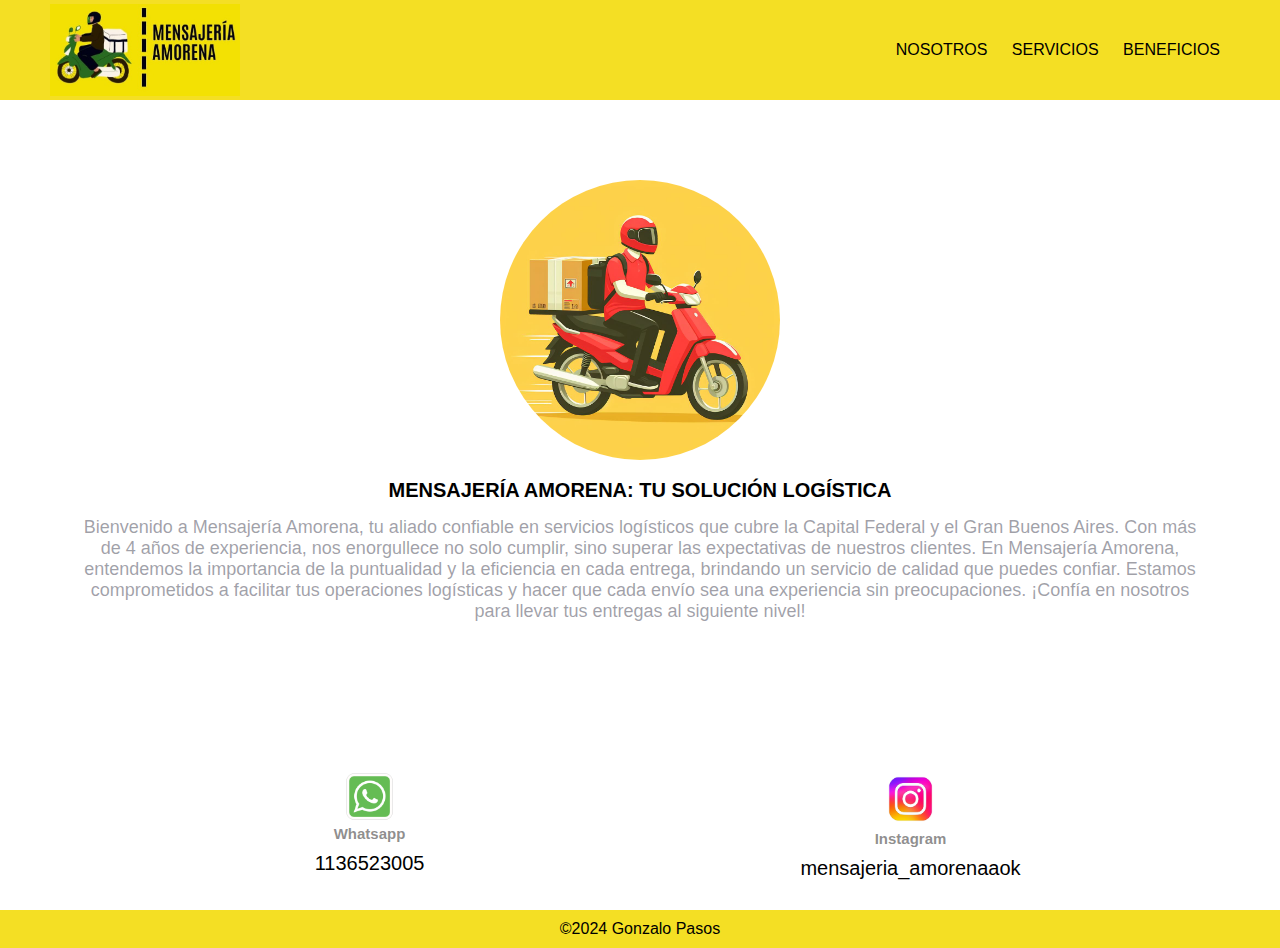
<file: index.html>
<!DOCTYPE html>
<html lang="en">

<head>
    <meta charset="UTF-8">
    <meta name="viewport" content="width=device-width, initial-scale=1.0">
    <link rel="stylesheet" href="style.css">
    <title>Mensajería Amorena</title>
</head>

<body>
    <header>
        <img src="imagenes/Logo.jpeg" alt="" class="logo">
        <input type="checkbox" id="check">
        <label for="check" class="mostrar-menu">
            &#8801
        </label>

        <nav class="menu">
            <a href="index.html">Nosotros</a>
            <a href="servicios.html">Servicios</a>
            <a href="beneficios.html">Beneficios</a>
            <label for="check" class="esconder-menu">
                &#215
            </label>
        </nav>
    </header>
    <section id="banner">
        <div>
            <img src="./imagenes/imagen 1.jpg" alt="">
            <h4>MENSAJERÍA AMORENA: TU SOLUCIÓN LOGÍSTICA</h4>
            <p>Bienvenido a Mensajería Amorena, tu aliado confiable en servicios logísticos que cubre la Capital Federal 
                y el Gran Buenos Aires. Con más de 4 años de experiencia, nos enorgullece no solo cumplir, sino superar 
                las expectativas de nuestros clientes. En Mensajería Amorena, entendemos la importancia de la 
                puntualidad y la eficiencia en cada entrega, brindando un servicio de calidad que puedes confiar. 
                Estamos comprometidos a facilitar tus operaciones logísticas y hacer que cada envío sea una experiencia 
                sin preocupaciones. ¡Confía en nosotros para llevar tus entregas al siguiente nivel! </p>           
        </div>
    </section>

    <section id="iconos">
        <div class="contenidos-iconos">
            <div id="inst">
                <a href="https://wa.me/5491136523005">
                    <img src="./imagenes/whatsapp.png" alt="">
                </a>
                <h6>Whatsapp</h6>
                <p>1136523005</p>
            </div>
            <div id="what">
                <a href="https://www.instagram.com/mensajeria_amorenaaok/?hl=es">
                    <img src="./imagenes/Instagram.png" alt="">
                </a>
                <h6>Instagram</h6>
                <p>mensajeria_amorenaaok</p>
            </div>
        </div>
    </section>
    <footer>
        <p>&copy;2024 Gonzalo Pasos</p>
    </footer>
</body>

</html>
</file>
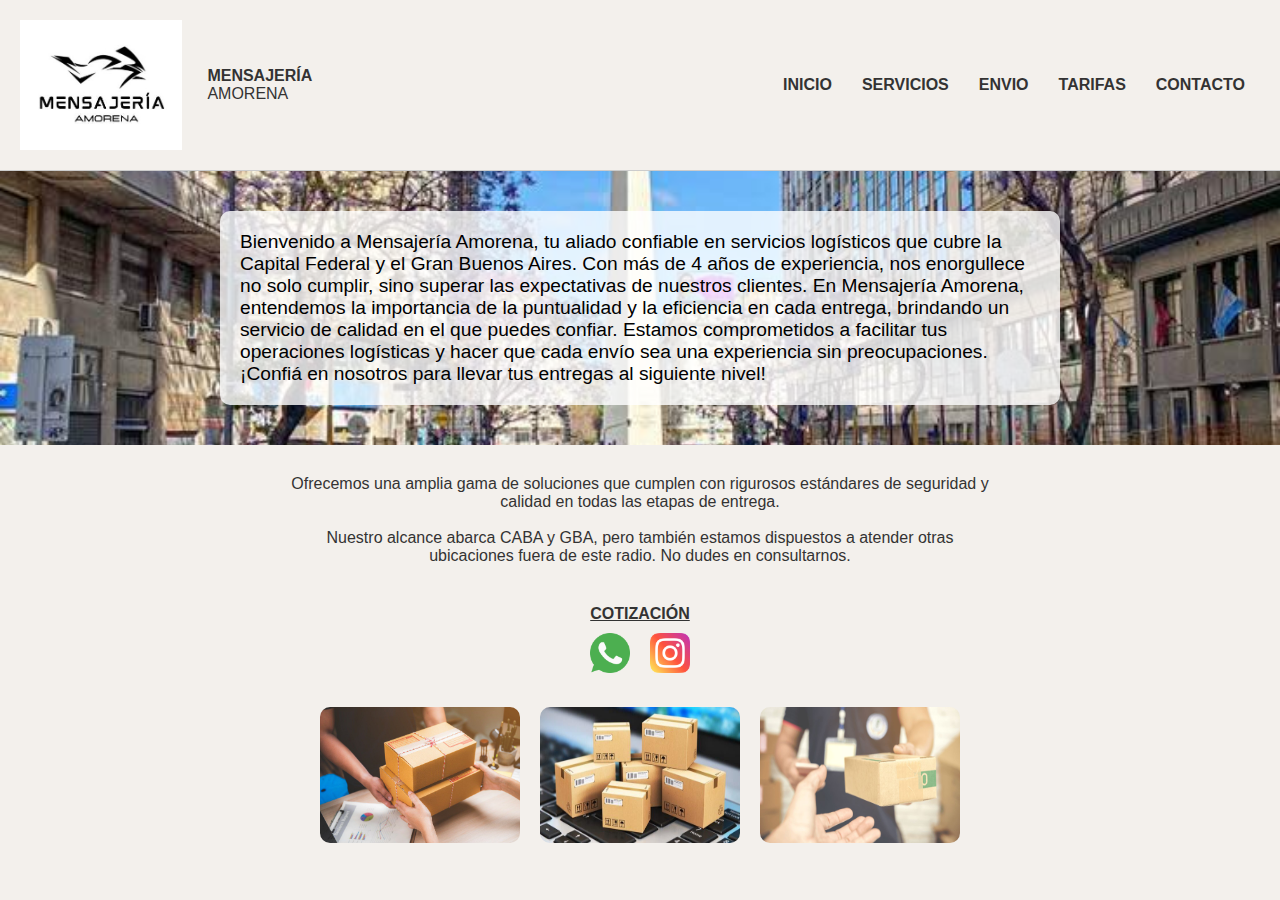
<file: templates/index.html>
<!DOCTYPE html>
<html lang="es">
<head>
  <meta charset="UTF-8">
  <meta name="viewport" content="width=device-width, initial-scale=1.0">
  <title>Mensajería Amorena</title>
  <style>
    body {
      font-family: Arial, sans-serif;
      margin: 0;
      background-color: #f3f0ec;
      color: #333;
    }

    header {
      background-color: #f3f0ec;
      padding: 20px;
      display: flex;
      align-items: center;
      justify-content: space-between;
      flex-wrap: wrap;
      border-bottom: 1px solid #ccc;
    }

    .logo {
      display: flex;
      align-items: center;
    }

    .logo img {
      height: 130px;
      margin-right: 25px;
    }

    nav {
      display: flex;
      flex-wrap: wrap;
      justify-content: center;
    }

    nav a {
      margin: 10px 15px;
      text-decoration: none;
      color: #333;
      font-weight: bold;
    }

    nav a:hover {
      text-decoration: underline;
    }

    .bienvenida {
      background-image: url('../img/fondo-obelisco.jpg');
      background-size: cover;
      background-position: center;
      padding: 40px 20px;
      color: #000;
    }

    .bienvenida p {
      font-size: 1.2em;
      max-width: 800px;
      margin: auto;
      background-color: rgba(255, 255, 255, 0.8);
      padding: 20px;
      border-radius: 10px;
    }

    .info-extra {
      padding: 30px 20px;
      text-align: center;
    }

    .info-extra p {
      max-width: 700px;
      margin: auto;
      font-size: 1em;
    }

    .bloque-cotizacion {
      margin-top: 40px;
      text-align: center;
    }

    .texto-cotizacion {
      font-weight: bold;
      font-size: 1.1em;
      color: #333;
      text-decoration: underline;
      margin-bottom: 10px;
    }

    .redes-sociales {
      margin-top: 10px;
      display: flex;
      justify-content: center;
      gap: 20px;
    }

    .icono-red {
      width: 40px;
      height: 40px;
      transition: transform 0.2s;
    }

    .icono-red:hover {
      transform: scale(1.1);
    }

    .imagenes {
      display: flex;
      justify-content: center;
      gap: 20px;
      margin-top: 30px;
      flex-wrap: wrap;
    }

    .imagenes img {
      width: 200px;
      border-radius: 10px;
    }

    @media (max-width: 768px) {
      header {
        flex-direction: column;
        align-items: center;
        text-align: center;
      }

      .logo {
        flex-direction: column;
        align-items: center;
        margin-bottom: 10px;
      }

      .logo img {
        height: 100px;
        margin: 0;
      }

      .bienvenida p {
        font-size: 1em;
        padding: 15px;
      }

      .info-extra p {
        font-size: 0.95em;
      }

      .imagenes {
        flex-direction: column;
        align-items: center;
      }

      .imagenes img {
        width: 90%;
        max-width: 300px;
      }
    }
  </style>
</head>
<body>

<header>
  <div class="logo">
    <img src="../img/logo.jpg" alt="Logo Mensajería Amorena">
    <div>
      <strong>MENSAJERÍA</strong><br>AMORENA
    </div>
  </div>
  <nav>
    <a href="index.html" class="active">INICIO</a>
    <a href="servicios.html">SERVICIOS</a>
    <a href="envios.html">ENVIO</a>
    <a href="tarifas.html">TARIFAS</a>
    <a href="contacto.html">CONTACTO</a>
  </nav>
</header>

<section class="bienvenida">
  <p>
    Bienvenido a Mensajería Amorena, tu aliado confiable en servicios logísticos que cubre la Capital Federal y el Gran Buenos Aires. 
    Con más de 4 años de experiencia, nos enorgullece no solo cumplir, sino superar las expectativas de nuestros clientes. 
    En Mensajería Amorena, entendemos la importancia de la puntualidad y la eficiencia en cada entrega, brindando un servicio de calidad en el que puedes confiar. 
    Estamos comprometidos a facilitar tus operaciones logísticas y hacer que cada envío sea una experiencia sin preocupaciones. 
    ¡Confiá en nosotros para llevar tus entregas al siguiente nivel!
  </p>
</section>

<section class="info-extra">
  <p>
    Ofrecemos una amplia gama de soluciones que cumplen con rigurosos estándares de seguridad y calidad en todas las etapas de entrega.
    <br><br>
    Nuestro alcance abarca CABA y GBA, pero también estamos dispuestos a atender otras ubicaciones fuera de este radio. 
    No dudes en consultarnos.
  </p>

  <div class="bloque-cotizacion">
    <p class="texto-cotizacion">COTIZACIÓN</p>
    <div class="redes-sociales">
      <a href="https://wa.me/5491136523005" target="_blank">
        <img src="../img/whatsapp.png" alt="WhatsApp" class="icono-red">
      </a>
      <a href="https://www.instagram.com/mensajeria_amorenaaok" target="_blank">
        <img src="../img/instagram.png" alt="Instagram" class="icono-red">
      </a>
    </div>
  </div>

  <div class="imagenes">
    <img src="../img/paquete1.jpg" alt="Paquetes">
    <img src="../img/paquete2.jpg" alt="Embalaje">
    <img src="../img/paquete3.jpg" alt="Entrega">
  </div>
</section>

</body>
</html>
</file>
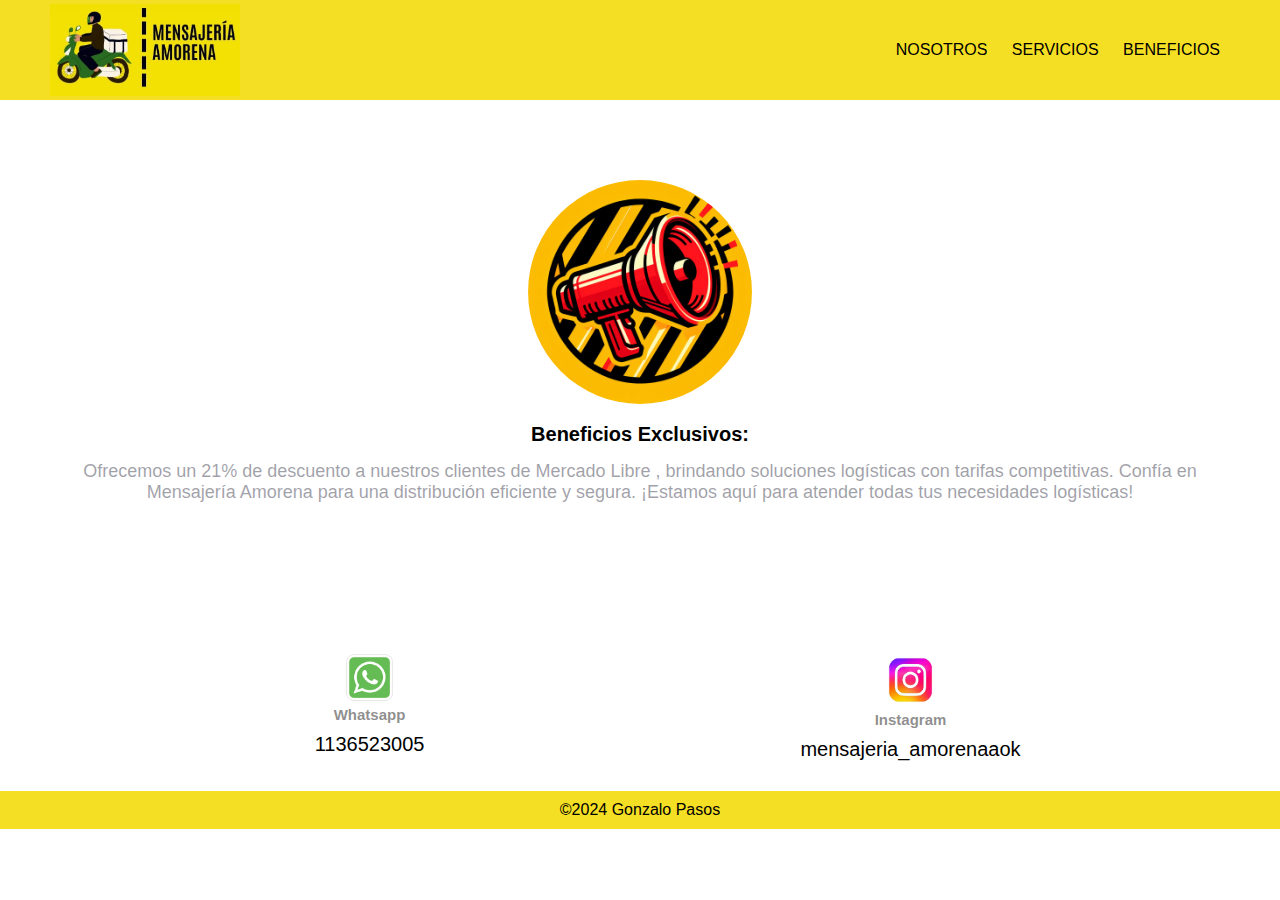
<file: beneficios.html>
<!DOCTYPE html>
<html lang="en">

<head>
    <meta charset="UTF-8">
    <meta name="viewport" content="width=device-width, initial-scale=1.0">
    <link rel="stylesheet" href="style_beneficio.css">
    <title>Mensajería Amorena</title>
</head>

<body>
    <header>
        <img src="imagenes/Logo.jpeg" alt="" class="logo">
        <input type="checkbox" id="check">
        <label for="check" class="mostrar-menu">
            &#8801
        </label>

        <nav class="menu">
            <a href="index.html">Nosotros</a>
            <a href="servicios.html">Servicios</a>
            <a href="beneficios.html">Beneficios</a>
            <label for="check" class="esconder-menu">
                &#215
            </label>
        </nav>
    </header>
    <section id="beneficios">
        <div>
            <img src="./imagenes/imagen 3.jpg" alt="">
            <h4>Beneficios Exclusivos:</h4>
            <p>Ofrecemos un 21% de descuento a nuestros clientes de Mercado Libre , brindando soluciones logísticas 
                con tarifas competitivas. Confía en Mensajería Amorena para una distribución eficiente y segura. 
                ¡Estamos aquí para atender todas tus necesidades logísticas! </p>          
        </div>
    </section>
    <section id="iconos">
        <div class="contenidos-iconos">
            <div id="inst">
                <a href="https://wa.me/5491136523005">
                    <img src="./imagenes/whatsapp.png" alt="">
                </a>
                <h6>Whatsapp</h6>
                <p>1136523005</p>
            </div>
            <div id="what">
                <a href="https://www.instagram.com/mensajeria_amorenaaok/?hl=es">
                    <img src="./imagenes/Instagram.png" alt="">
                </a>
                <h6>Instagram</h6>
                <p>mensajeria_amorenaaok</p>
            </div>
        </div>
    </section>
    <footer>
        <p>&copy;2024 Gonzalo Pasos</p>
    </footer>
</body>

</html>
</file>
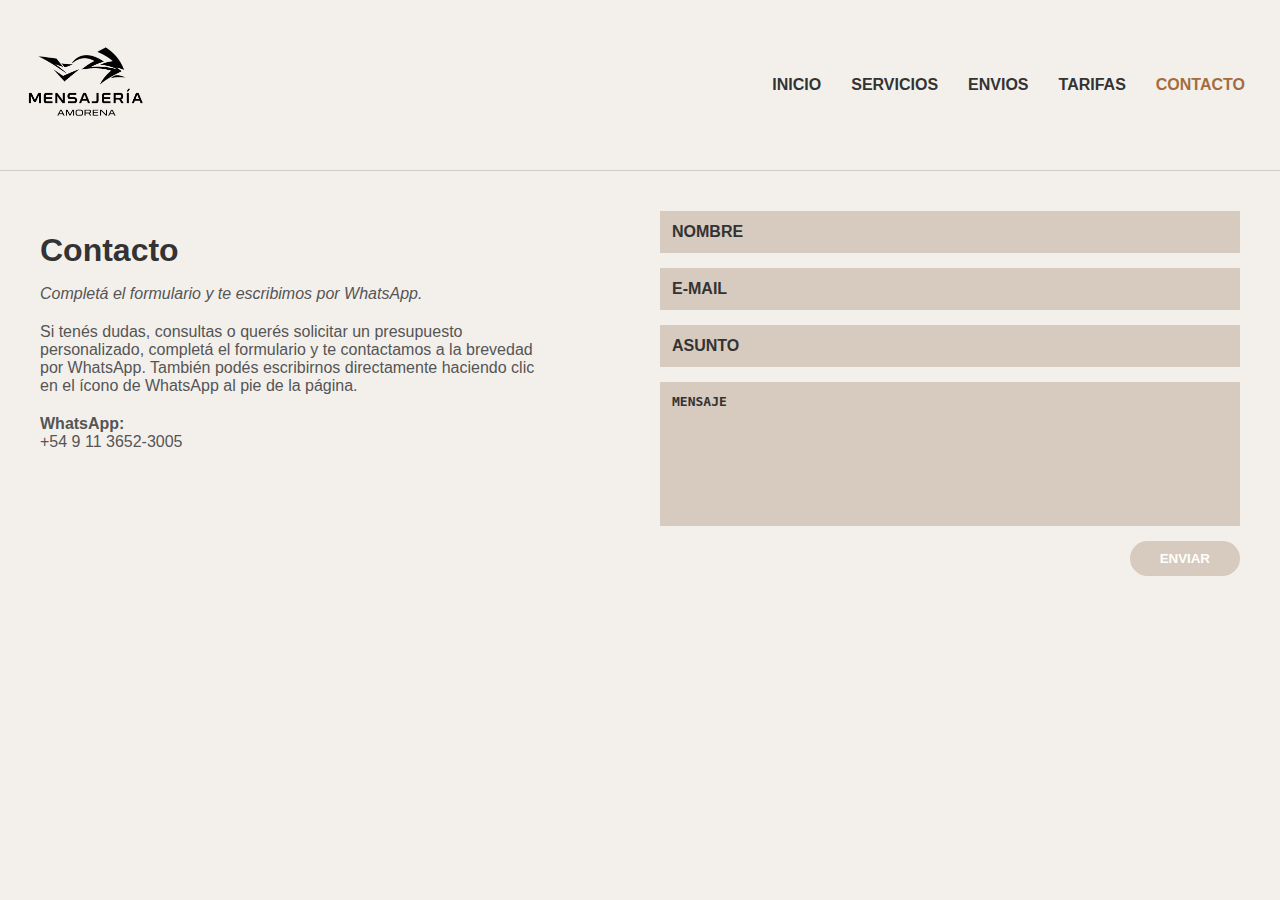
<file: contacto.html>
<!DOCTYPE html>
<html lang="es">
<head>
  <meta charset="UTF-8" />
  <meta name="viewport" content="width=device-width, initial-scale=1.0"/>
  <title>Contacto - Mensajería Amorena</title>
  <style>
    body {
      font-family: Arial, sans-serif;
      margin: 0;
      background-color: #f3f0ec;
      color: #333;
    }

    header {
      background-color: #f3f0ec;
      padding: 20px;
      display: flex;
      justify-content: space-between;
      align-items: center;
      flex-wrap: wrap;
      border-bottom: 1px solid #ccc;
    }

    .logo {
      display: flex;
      align-items: center;
    }

    .logo img {
      height: 130px;
      margin-right: 25px;
    }

    nav {
      display: flex;
      flex-wrap: wrap;
      justify-content: center;
    }

    nav a {
      margin: 10px 15px;
      text-decoration: none;
      color: #333;
      font-weight: bold;
    }

    nav a.active {
      color: #a36c3e;
    }

    nav a:hover {
      text-decoration: underline;
    }

    .container {
      display: flex;
      flex-wrap: wrap;
      padding: 40px;
      gap: 40px;
    }

    .info {
      flex: 1;
      min-width: 250px;
    }

    .info h1 {
      font-size: 2em;
      margin-bottom: 10px;
    }

    .info p {
      font-size: 1em;
      color: #555;
      margin-bottom: 20px;
      max-width: 500px;
    }

    .info strong {
      font-weight: bold;
    }

    .formulario {
      flex: 1;
      min-width: 280px;
      background-color: transparent;
    }

    form {
      display: flex;
      flex-direction: column;
      gap: 15px;
    }

    input, textarea {
      padding: 12px;
      font-size: 1em;
      border: none;
      background-color: #d7cabe;
      color: #333;
    }

    input::placeholder, textarea::placeholder {
      color: #333;
      font-weight: bold;
    }

    textarea {
      height: 120px;
      resize: none;
    }

    button {
      align-self: flex-end;
      padding: 10px 30px;
      background-color: #d7cabe;
      color: #fff;
      border: none;
      font-weight: bold;
      border-radius: 25px;
      cursor: pointer;
    }

    button:hover {
      background-color: #c2b5a8;
    }

    @media (max-width: 768px) {
      header {
        flex-direction: column;
        align-items: center;
      }

      .logo {
        flex-direction: column;
        align-items: center;
        margin-bottom: 10px;
      }

      .logo img {
        height: 100px;
        margin: 0;
      }

      .container {
        flex-direction: column;
        padding: 20px;
        gap: 30px;
      }

      .info p, .info h1 {
        text-align: center;
      }

      .formulario {
        width: 100%;
      }

      form {
        width: 100%;
      }

      input, textarea {
        width: 100%;
      }

      button {
        width: 100%;
        align-self: center;
      }
    }
  </style>
</head>
<body>

<header>
  <div class="logo">
    <img src="img/logo.png" alt="Logo Amorena" />
  </div>
  <nav>
    <a href="index.html">INICIO</a>
    <a href="servicios.html">SERVICIOS</a>
    <a href="envios.html">ENVIOS</a>
    <a href="tarifas.html">TARIFAS</a>
    <a href="contacto.html" class="active">CONTACTO</a>
  </nav>
</header>

<main class="container">

  <div class="info">
    <h1>Contacto</h1>
    <p><em>Completá el formulario y te escribimos por WhatsApp.</em></p>
    <p>
      Si tenés dudas, consultas o querés solicitar un presupuesto personalizado, completá el formulario y te contactamos a la brevedad por WhatsApp. También podés escribirnos directamente haciendo clic en el ícono de WhatsApp al pie de la página.
    </p>
    <p><strong>WhatsApp:</strong><br> +54 9 11 3652-3005</p>
  </div>

  <div class="formulario">
    <form id="form-contacto">
      <input type="text" id="nombre" placeholder="NOMBRE" required>
      <input type="email" id="email" placeholder="E-MAIL" required>
      <input type="text" id="asunto" placeholder="ASUNTO" required>
      <textarea id="mensaje" placeholder="MENSAJE" required></textarea>
      <button type="submit">ENVIAR</button>
    </form>
  </div>
</main>

<script>
  document.getElementById("form-contacto").addEventListener("submit", function (e) {
    e.preventDefault();

    const nombre = document.getElementById("nombre").value.trim();
    const email = document.getElementById("email").value.trim();
    const asunto = document.getElementById("asunto").value.trim();
    const mensaje = document.getElementById("mensaje").value.trim();

    const texto = `Hola! Soy ${nombre}%0AEmail: ${email}%0AAsunto: ${asunto}%0AMensaje: ${mensaje}`;
    const numero = "5491136523005";
    const url = `https://wa.me/${numero}?text=${texto}`;

    window.open(url, '_blank');
  });
</script>

</body>
</html>
</file>
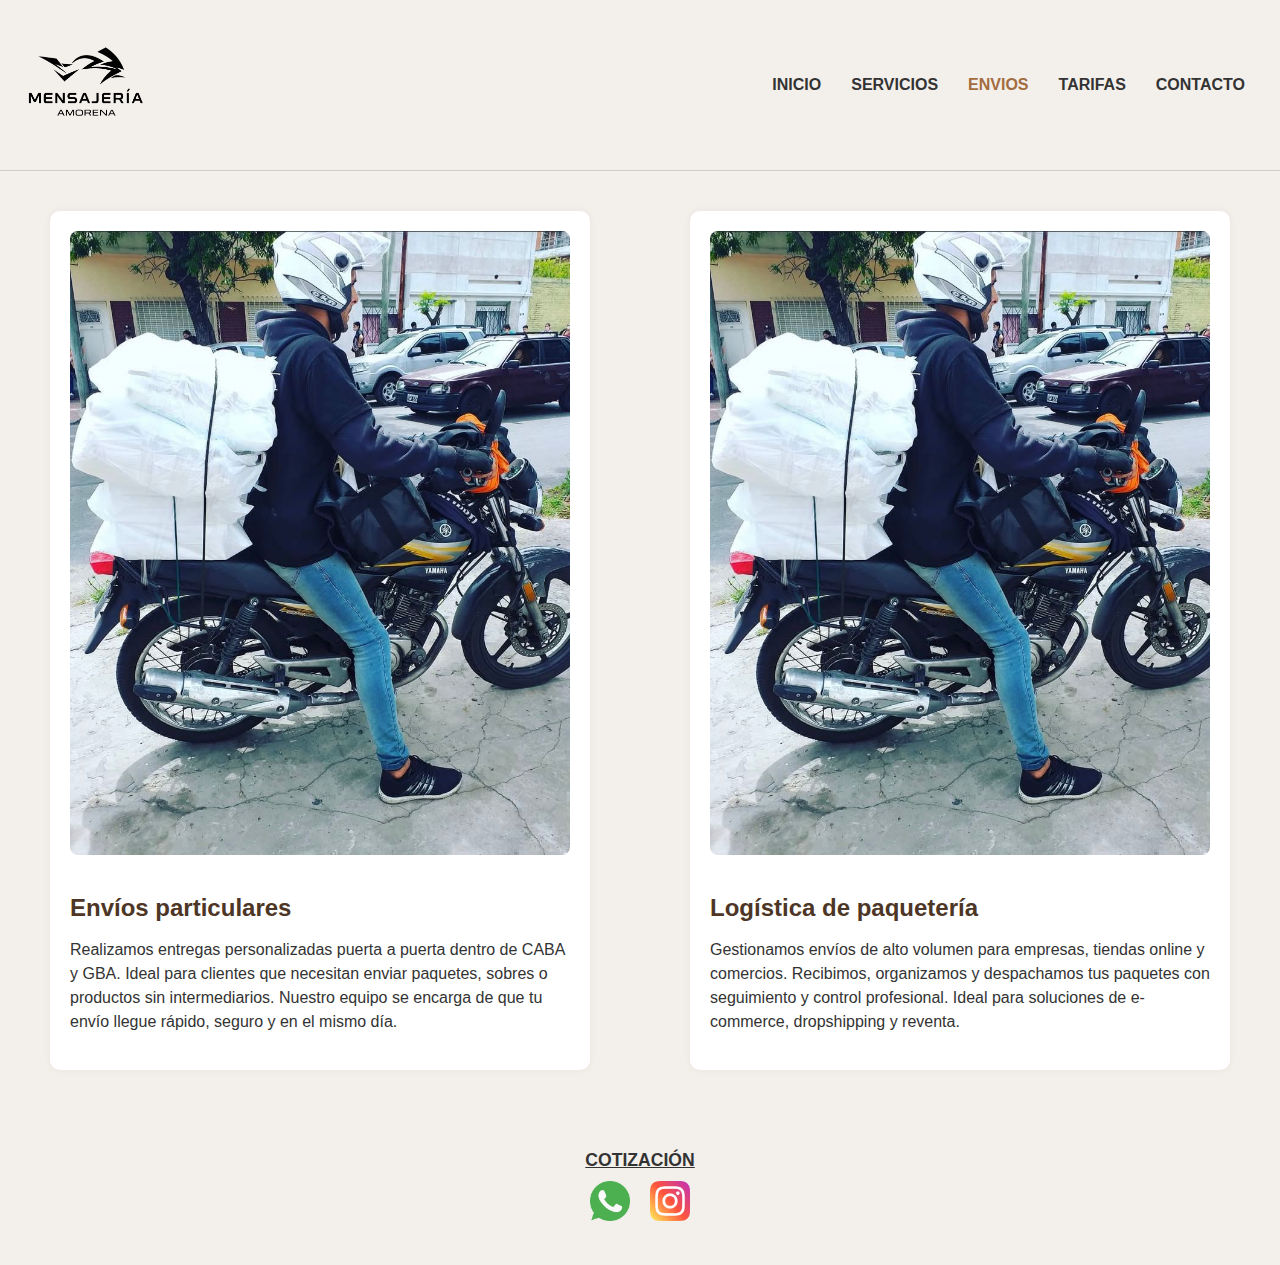
<file: envios.html>
<!DOCTYPE html>
<html lang="es">
<head>
  <meta charset="UTF-8" />
  <meta name="viewport" content="width=device-width, initial-scale=1.0"/>
  <title>Envíos - Mensajería Amorena</title>
  <style>
    body {
      font-family: Arial, sans-serif;
      margin: 0;
      background-color: #f3f0ec;
      color: #333;
    }

    header {
      background-color: #f3f0ec;
      padding: 20px;
      display: flex;
      justify-content: space-between;
      align-items: center;
      flex-wrap: wrap;
      border-bottom: 1px solid #ccc;
    }

    .logo {
      display: flex;
      align-items: center;
    }

    .logo img {
      height: 130px;
      margin-right: 25px;
    }

    nav {
      display: flex;
      flex-wrap: wrap;
      justify-content: center;
    }

    nav a {
      margin: 10px 15px;
      text-decoration: none;
      color: #333;
      font-weight: bold;
    }

    nav a.active {
      color: #a36c3e;
    }

    nav a:hover {
      text-decoration: underline;
    }

    .contenedor {
      display: flex;
      flex-wrap: wrap;
      justify-content: space-around;
      padding: 40px 20px;
      gap: 40px;
    }

    .envio-box {
      background-color: white;
      border-radius: 10px;
      max-width: 500px;
      padding: 20px;
      box-shadow: 0 0 10px rgba(0,0,0,0.05);
      flex: 1;
    }

    .envio-box img {
      width: 100%;
      border-radius: 8px;
      margin-bottom: 15px;
    }

    .envio-box h2 {
      font-size: 1.5em;
      margin-bottom: 10px;
      color: #4d3626;
    }

    .envio-box p {
      font-size: 1em;
      line-height: 1.5em;
    }

    .bloque-cotizacion {
      margin: 40px auto;
      text-align: center;
    }

    .texto-cotizacion {
      font-weight: bold;
      font-size: 1.1em;
      color: #333;
      text-decoration: underline;
      margin-bottom: 10px;
    }

    .redes-sociales {
      margin-top: 10px;
      display: flex;
      justify-content: center;
      gap: 20px;
    }

    .icono-red {
      width: 40px;
      height: 40px;
      transition: transform 0.2s;
    }

    .icono-red:hover {
      transform: scale(1.1);
    }

    @media (max-width: 768px) {
      header {
        flex-direction: column;
        align-items: center;
      }

      .logo {
        flex-direction: column;
        align-items: center;
        margin-bottom: 10px;
      }

      .logo img {
        height: 100px;
        margin: 0;
      }

      .contenedor {
        flex-direction: column;
        align-items: center;
        padding: 20px;
      }

      .envio-box {
        width: 100%;
        max-width: 100%;
      }

      .envio-box h2 {
        text-align: center;
      }

      .envio-box p {
        text-align: center;
      }
    }
  </style>
</head>
<body>

<header>
  <div class="logo">
    <img src="img/logo.png" alt="Logo Amorena" />
  </div>
  <nav>
    <a href="index.html">INICIO</a>
    <a href="servicios.html">SERVICIOS</a>
    <a href="envios.html" class="active">ENVIOS</a>
    <a href="tarifas.html">TARIFAS</a>
    <a href="contacto.html">CONTACTO</a>
  </nav>
</header>

<main class="contenedor">

  <div class="envio-box">
    <img src="img/mensajero-moto.jpg" alt="Envios particulares" />
    <h2>Envíos particulares</h2>
    <p>
      Realizamos entregas personalizadas puerta a puerta dentro de CABA y GBA. 
      Ideal para clientes que necesitan enviar paquetes, sobres o productos 
      sin intermediarios. Nuestro equipo se encarga de que tu envío llegue 
      rápido, seguro y en el mismo día.
    </p>
  </div>

  <div class="envio-box">
    <img src="img/mensajero-moto.jpg" alt="Logística de paquetería" />
    <h2>Logística de paquetería</h2>
    <p>
      Gestionamos envíos de alto volumen para empresas, tiendas online y comercios. 
      Recibimos, organizamos y despachamos tus paquetes con seguimiento y control 
      profesional. Ideal para soluciones de e-commerce, dropshipping y reventa.
    </p>
  </div>

</main>

<div class="bloque-cotizacion">
  <p class="texto-cotizacion">COTIZACIÓN</p>
  <div class="redes-sociales">
    <a href="https://wa.me/5491136523005" target="_blank">
      <img src="img/whatsapp.png" alt="WhatsApp" class="icono-red">
    </a>
    <a href="https://www.instagram.com/mensajeria_amorenaaok" target="_blank">
      <img src="img/instagram.png" alt="Instagram" class="icono-red">
    </a>
  </div>
</div>

</body>
</html>
</file>
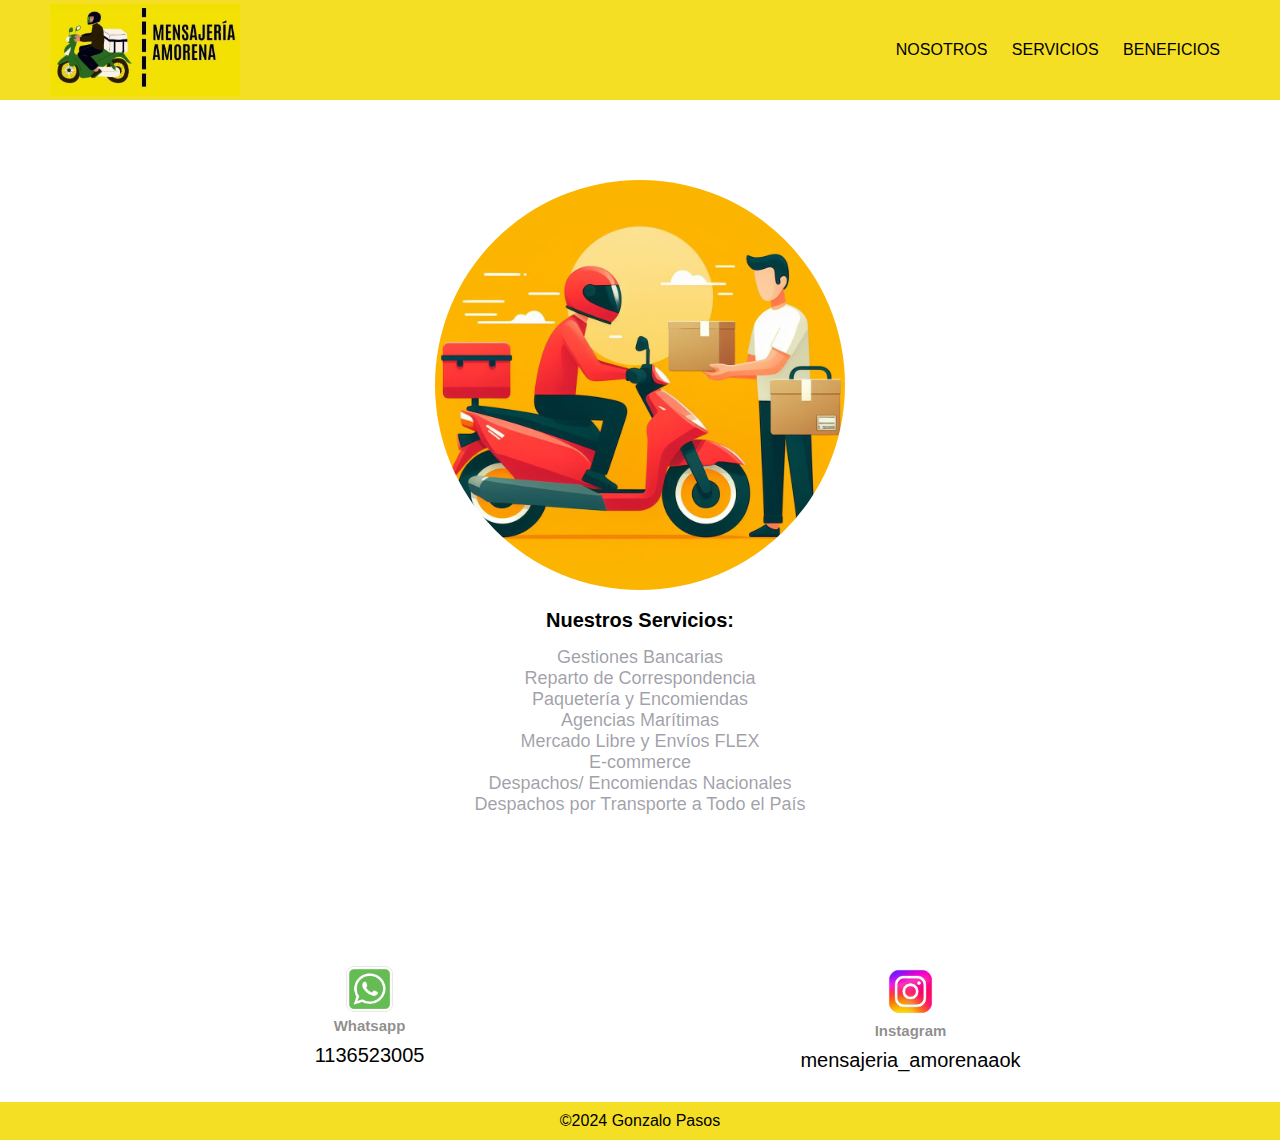
<file: servicios.html>
<!DOCTYPE html>
<html lang="en">

<head>
    <meta charset="UTF-8">
    <meta name="viewport" content="width=device-width, initial-scale=1.0">
    <link rel="stylesheet" href="style_servicios.css">
    <title>Mensajería Amorena</title>
</head>

<body>
    <header>
        <img src="imagenes/Logo.jpeg" alt="" class="logo">
        <input type="checkbox" id="check">
        <label for="check" class="mostrar-menu">
            &#8801
        </label>

        <nav class="menu">
            <a href="index.html">Nosotros</a>
            <a href="servicios.html">Servicios</a>
            <a href="beneficios.html">Beneficios</a>
            <label for="check" class="esconder-menu">
                &#215
            </label>
        </nav>
    </header>
    <section id="servicios">
        <div>
            <img src="./imagenes/imagen 2.jpg" alt="">
            <h4>Nuestros Servicios:</h4>
            <p>Gestiones Bancarias</p>
            <p>Reparto de Correspondencia</p>
            <p>Paquetería y Encomiendas</p>
            <p>Agencias Marítimas</p>
            <p>Mercado Libre y Envíos FLEX</p>
            <p>E-commerce</p>
            <p>Despachos/ Encomiendas Nacionales</p>
            <p>Despachos por Transporte a Todo el País</p>
        </div>
    </section>
    <section id="iconos">
        <div class="contenidos-iconos">
            <div id="inst">
                <a href="https://wa.me/5491136523005">
                    <img src="./imagenes/whatsapp.png" alt="">
                </a>
                <h6>Whatsapp</h6>
                <p>1136523005</p>
            </div>
            <div id="what">
                <a href="https://www.instagram.com/mensajeria_amorenaaok/?hl=es">
                    <img src="./imagenes/Instagram.png" alt="">
                </a>
                <h6>Instagram</h6>
                <p>mensajeria_amorenaaok</p>
            </div>
        </div>
    </section>
    <footer>
        <p>&copy;2024 Gonzalo Pasos</p>
    </footer>
</body>

</html>
</file>
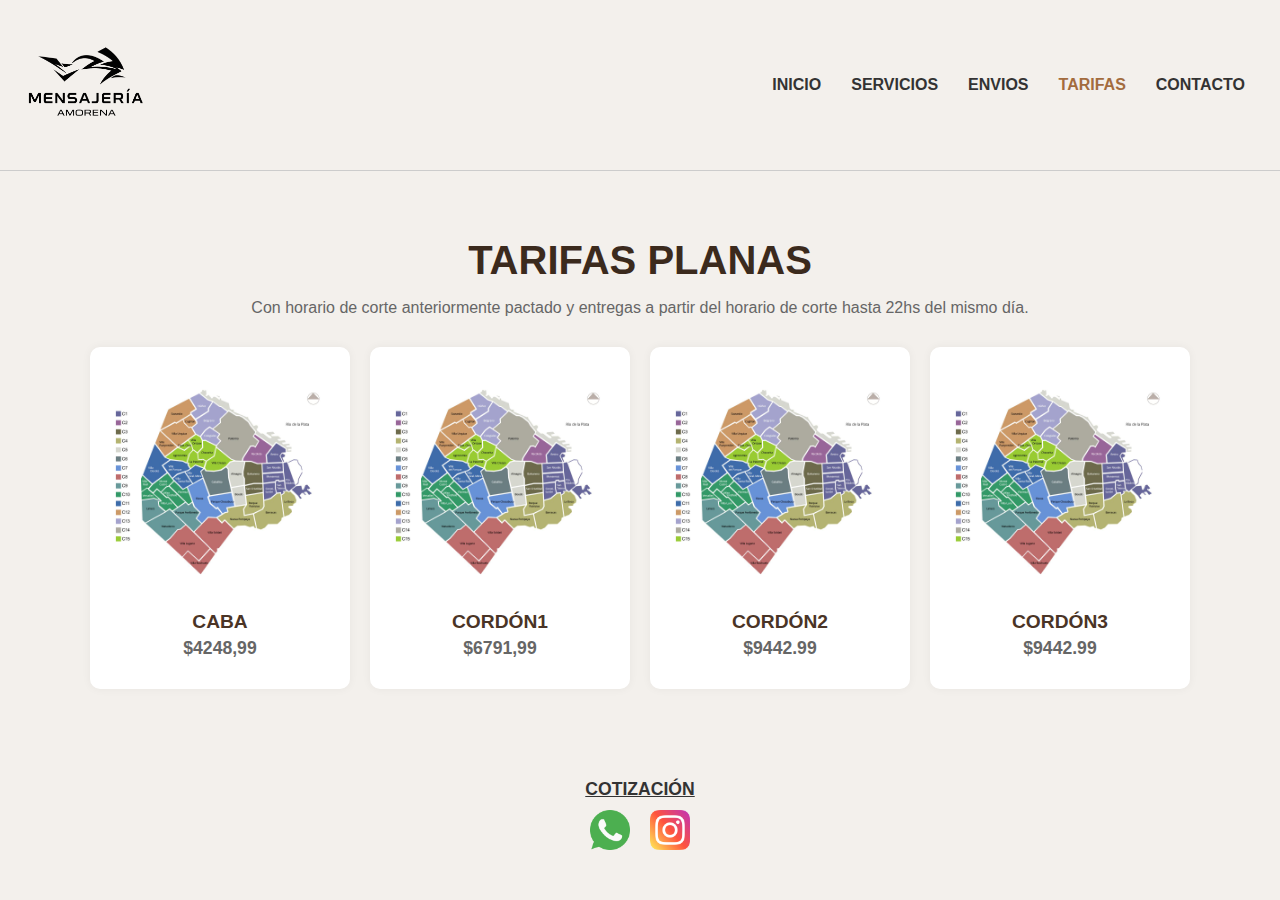
<file: tarifas.html>
<!DOCTYPE html>
<html lang="es">
<head>
  <meta charset="UTF-8" />
  <meta name="viewport" content="width=device-width, initial-scale=1.0"/>
  <title>Tarifas - Mensajería Amorena</title>
  <style>
    body {
      font-family: Arial, sans-serif;
      margin: 0;
      background-color: #f3f0ec;
      color: #333;
    }

    header {
      background-color: #f3f0ec;
      padding: 20px;
      display: flex;
      justify-content: space-between;
      align-items: center;
      flex-wrap: wrap;
      border-bottom: 1px solid #ccc;
    }

    .logo {
      display: flex;
      align-items: center;
    }

    .logo img {
      height: 130px;
      margin-right: 25px;
    }

    nav {
      display: flex;
      flex-wrap: wrap;
      justify-content: center;
    }

    nav a {
      margin: 10px 15px;
      text-decoration: none;
      color: #333;
      font-weight: bold;
    }

    nav a.active {
      color: #a36c3e;
    }

    nav a:hover {
      text-decoration: underline;
    }

    .contenido {
      text-align: center;
      padding: 40px 20px 20px;
    }

    .contenido h1 {
      font-size: 2.5em;
      margin-bottom: 10px;
      color: #3b2a1d;
    }

    .contenido p {
      font-size: 1em;
      color: #666;
      margin-bottom: 30px;
    }

    .tarifas-grid {
      display: flex;
      flex-wrap: wrap;
      justify-content: center;
      gap: 20px;
      padding: 0 20px 40px;
    }

    .tarjeta {
      background-color: white;
      border-radius: 10px;
      max-width: 230px;
      width: 100%;
      padding: 15px;
      box-shadow: 0 0 10px rgba(0,0,0,0.05);
      text-align: center;
    }

    .tarjeta img {
      width: 100%;
      height: auto;
      border-radius: 5px;
    }

    .tarjeta h3 {
      margin: 15px 0 5px;
      font-size: 1.2em;
      color: #4a3426;
    }

    .tarjeta p {
      font-size: 1.1em;
      font-weight: bold;
      margin: 5px 0 15px;
    }

    .bloque-cotizacion {
      margin-top: 30px;
      text-align: center;
    }

    .texto-cotizacion {
      font-weight: bold;
      font-size: 1.1em;
      color: #333;
      text-decoration: underline;
      margin-bottom: 10px;
    }

    .redes-sociales {
      margin-top: 10px;
      display: flex;
      justify-content: center;
      gap: 20px;
    }

    .icono-red {
      width: 40px;
      height: 40px;
      transition: transform 0.2s;
    }

    .icono-red:hover {
      transform: scale(1.1);
    }

    @media (max-width: 768px) {
      header {
        flex-direction: column;
        align-items: center;
      }

      .logo {
        flex-direction: column;
        align-items: center;
        margin-bottom: 10px;
      }

      .logo img {
        height: 100px;
        margin: 0;
      }

      .contenido h1 {
        font-size: 2em;
      }

      .contenido p {
        font-size: 0.95em;
      }

      .tarifa-grid {
        flex-direction: column;
        align-items: center;
      }

      .tarjeta {
        max-width: 90%;
      }
    }
  </style>
</head>
<body>

<header>
  <div class="logo">
    <img src="img/logo.png" alt="Logo Amorena" />
  </div>
  <nav>
    <a href="index.html">INICIO</a>
    <a href="servicios.html">SERVICIOS</a>
    <a href="envios.html">ENVIOS</a>
    <a href="tarifas.html" class="active">TARIFAS</a>
    <a href="contacto.html">CONTACTO</a>
  </nav>
</header>

<main class="contenido">
  <h1>TARIFAS PLANAS</h1>
  <p>
    Con horario de corte anteriormente pactado y entregas a partir del horario de corte hasta 22hs del mismo día.
  </p>

  <section class="tarifas-grid">
    <div class="tarjeta">
      <img src="img/caba.jpg" alt="Zona CABA">
      <h3>CABA</h3>
      <p>$4248,99</p>
    </div>

    <div class="tarjeta">
      <img src="img/caba.jpg" alt="Cordón 1">
      <h3>CORDÓN1</h3>
      <p>$6791,99</p>
    </div>

    <div class="tarjeta">
      <img src="img/caba.jpg" alt="Cordón 2">
      <h3>CORDÓN2</h3>
      <p>$9442.99</p>
    </div>

    <div class="tarjeta">
      <img src="img/caba.jpg" alt="Cordón 3">
      <h3>CORDÓN3</h3>
      <p>$9442.99
      </p>
    </div>
  </section>
</main>

<div class="bloque-cotizacion">
  <p class="texto-cotizacion">COTIZACIÓN</p>
  <div class="redes-sociales">
    <a href="https://wa.me/5491136523005" target="_blank">
      <img src="img/whatsapp.png" alt="WhatsApp" class="icono-red">
    </a>
    <a href="https://www.instagram.com/mensajeria_amorenaaok" target="_blank">
      <img src="img/instagram.png" alt="Instagram" class="icono-red">
    </a>
  </div>
</div>

</body>
</html>
</file>
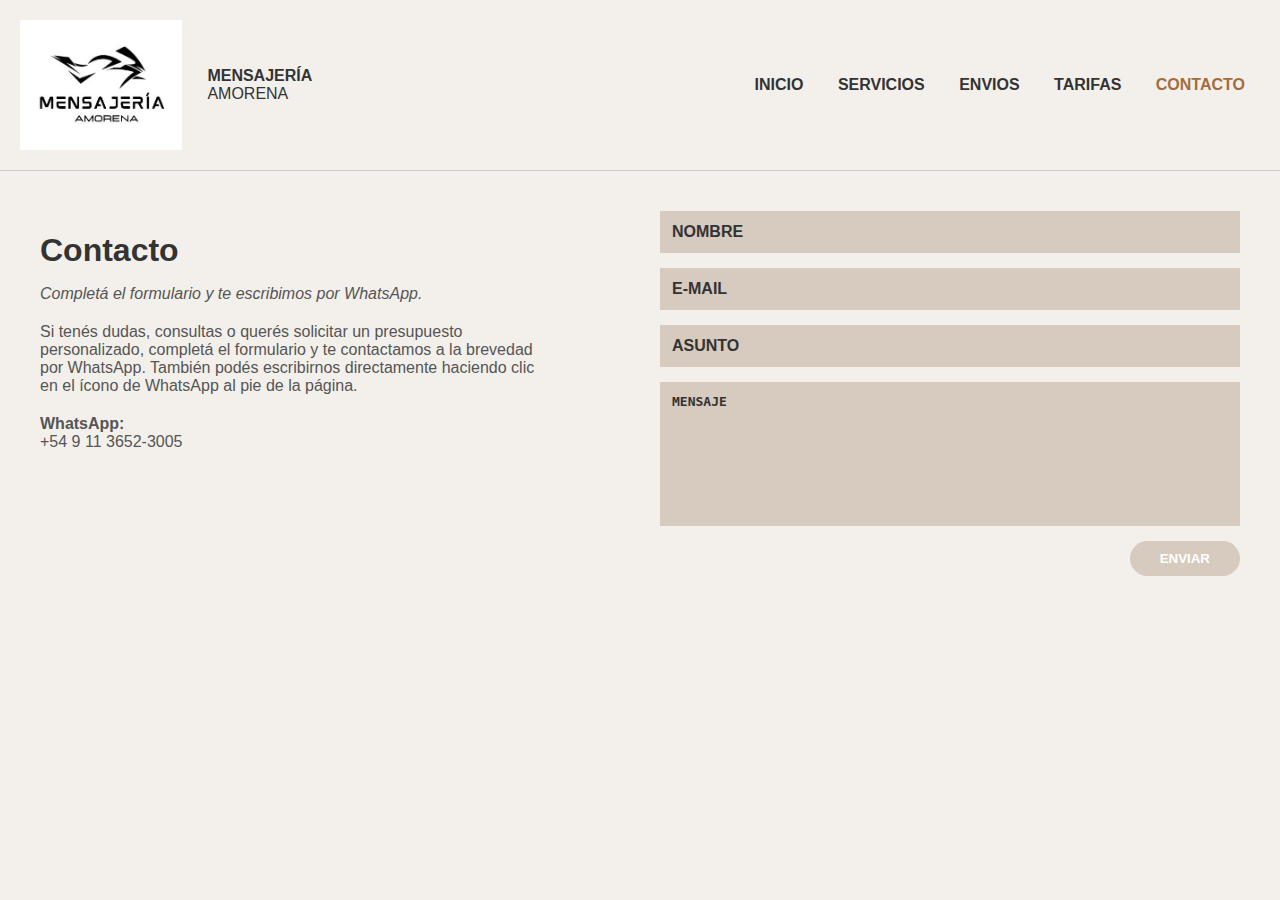
<file: templates/contacto.html>
<!DOCTYPE html>
<html lang="es">
<head>
  <meta charset="UTF-8" />
  <meta name="viewport" content="width=device-width, initial-scale=1.0"/>
  <title>Contacto - Mensajería Amorena</title>
  <style>
    body {
      font-family: Arial, sans-serif;
      margin: 0;
      background-color: #f3f0ec;
      color: #333;
    }

    header {
      background-color: #f3f0ec;
      padding: 20px;
      display: flex;
      justify-content: space-between;
      align-items: center;
      border-bottom: 1px solid #ccc;
    }

    .logo {
      display: flex;
      align-items: center;
    }

    .logo img {
      height: 130px;
      margin-right: 25px;
    }

    nav a {
      margin: 0 15px;
      text-decoration: none;
      color: #333;
      font-weight: bold;
    }

    nav a.active {
      color: #a36c3e;
    }

    nav a:hover {
      text-decoration: underline;
    }

    .container {
      display: flex;
      flex-wrap: wrap;
      padding: 40px;
      gap: 40px;
    }

    .info {
      flex: 1;
      min-width: 250px;
    }

    .info h1 {
      font-size: 2em;
      margin-bottom: 10px;
    }

    .info p {
      font-size: 1em;
      color: #555;
      margin-bottom: 20px;
      max-width: 500px;
    }

    .info strong {
      font-weight: bold;
    }

    .formulario {
      flex: 1;
      min-width: 280px;
      background-color: transparent;
    }

    form {
      display: flex;
      flex-direction: column;
      gap: 15px;
    }

    input, textarea {
      padding: 12px;
      font-size: 1em;
      border: none;
      background-color: #d7cabe;
      color: #333;
    }

    input::placeholder, textarea::placeholder {
      color: #333;
      font-weight: bold;
    }

    textarea {
      height: 120px;
      resize: none;
    }

    button {
      align-self: flex-end;
      padding: 10px 30px;
      background-color: #d7cabe;
      color: #fff;
      border: none;
      font-weight: bold;
      border-radius: 25px;
      cursor: pointer;
    }

    button:hover {
      background-color: #c2b5a8;
    }
  </style>
</head>
<body>

<header>
  <div class="logo">
    <img src="../img/logo.jpg" alt="Logo Amorena" />
    <div>
      <strong>MENSAJERÍA</strong><br>AMORENA
    </div>
  </div>
  <nav>
    <a href="index.html">INICIO</a>
    <a href="servicios.html">SERVICIOS</a>
    <a href="envios.html">ENVIOS</a>
    <a href="tarifas.html">TARIFAS</a>
    <a href="contacto.html" class="active">CONTACTO</a>
  </nav>
</header>

<main class="container">

  <div class="info">
    <h1>Contacto</h1>
    <p><em>Completá el formulario y te escribimos por WhatsApp.</em></p>
    <p>
    Si tenés dudas, consultas o querés solicitar un presupuesto personalizado, completá el formulario y te contactamos a la brevedad por WhatsApp. También podés escribirnos directamente haciendo clic en el ícono de WhatsApp al pie de la página.
    </p>
    <p><strong>WhatsApp:</strong><br> +54 9 11 3652-3005</p>
  </div>

  <div class="formulario">
   <form id="form-contacto">
    <input type="text" id="nombre" placeholder="NOMBRE" required>
    <input type="email" id="email" placeholder="E-MAIL" required>
    <input type="text" id="asunto" placeholder="ASUNTO" required>
    <textarea id="mensaje" placeholder="MENSAJE" required></textarea>
    <button type="submit">ENVIAR</button>
    </form>
  </div>
</main>
    <script>
    document.getElementById("form-contacto").addEventListener("submit", function (e) {
        e.preventDefault();

        const nombre = document.getElementById("nombre").value.trim();
        const email = document.getElementById("email").value.trim();
        const asunto = document.getElementById("asunto").value.trim();
        const mensaje = document.getElementById("mensaje").value.trim();

        const texto = `Hola! Soy ${nombre}%0AEmail: ${email}%0AAsunto: ${asunto}%0AMensaje: ${mensaje}`;
        const numero = "5491136523005";
        const url = `https://wa.me/${numero}?text=${texto}`;

        window.open(url, '_blank');
    });
    </script>
</body>
</html>
</file>
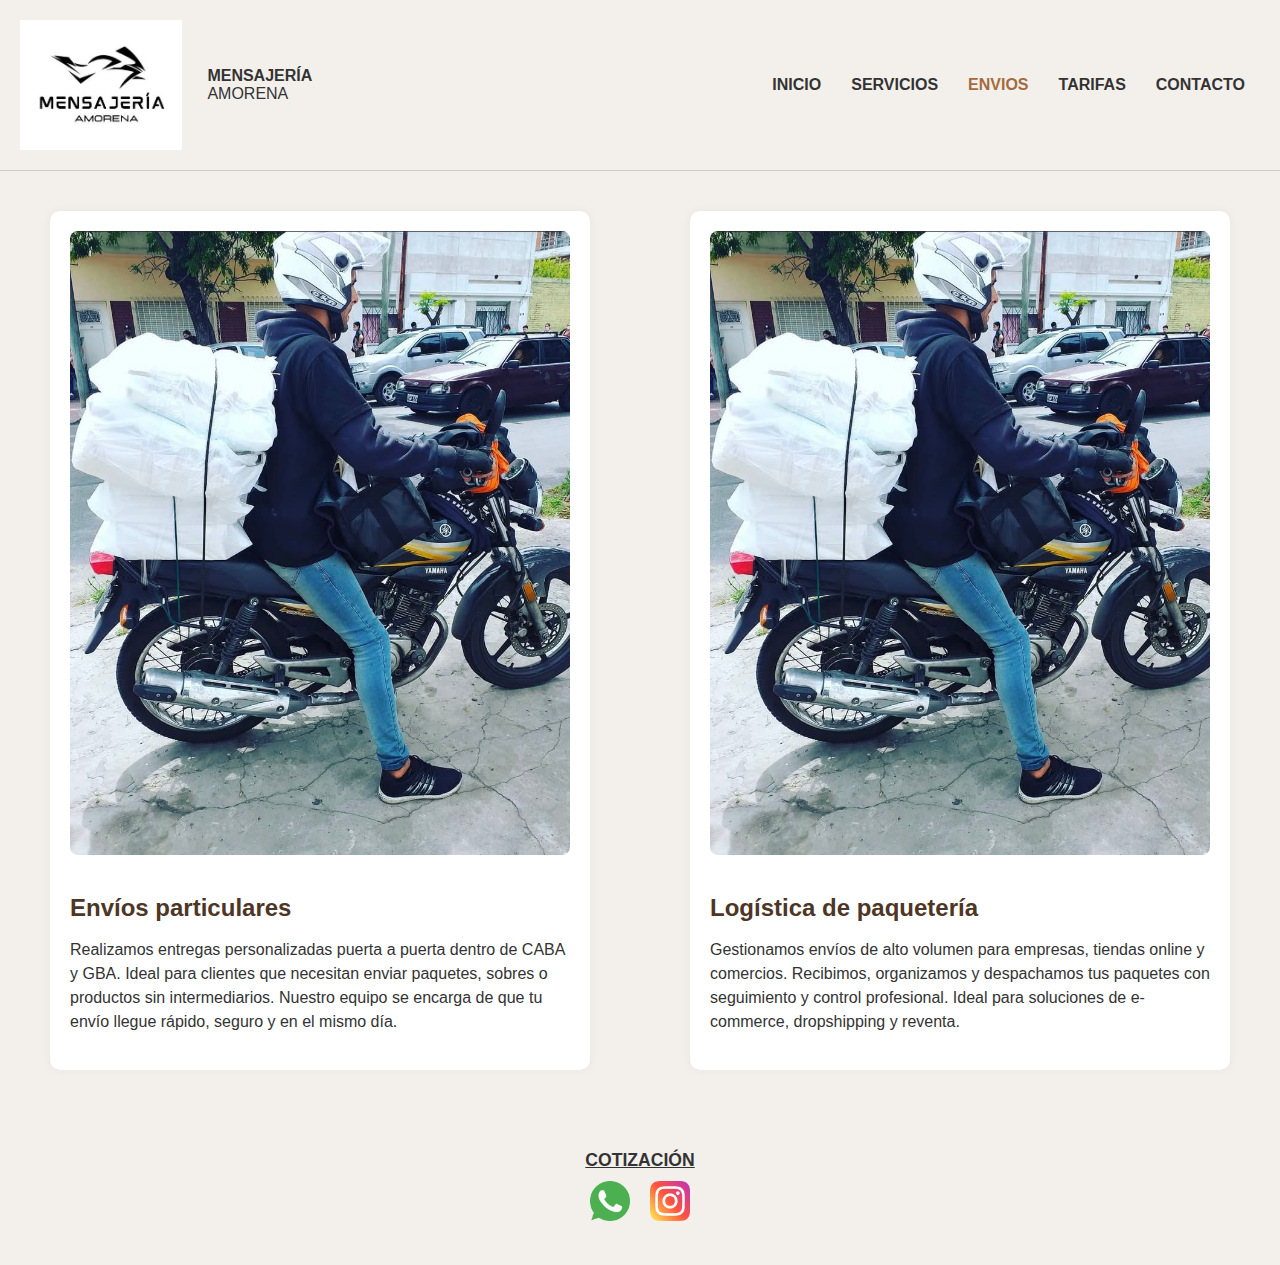
<file: templates/envios.html>
<!DOCTYPE html>
<html lang="es">
<head>
  <meta charset="UTF-8" />
  <meta name="viewport" content="width=device-width, initial-scale=1.0"/>
  <title>Envíos - Mensajería Amorena</title>
  <style>
    body {
      font-family: Arial, sans-serif;
      margin: 0;
      background-color: #f3f0ec;
      color: #333;
    }

    header {
      background-color: #f3f0ec;
      padding: 20px;
      display: flex;
      justify-content: space-between;
      align-items: center;
      flex-wrap: wrap;
      border-bottom: 1px solid #ccc;
    }

    .logo {
      display: flex;
      align-items: center;
    }

    .logo img {
      height: 130px;
      margin-right: 25px;
    }

    nav {
      display: flex;
      flex-wrap: wrap;
      justify-content: center;
    }

    nav a {
      margin: 10px 15px;
      text-decoration: none;
      color: #333;
      font-weight: bold;
    }

    nav a.active {
      color: #a36c3e;
    }

    nav a:hover {
      text-decoration: underline;
    }

    .contenedor {
      display: flex;
      flex-wrap: wrap;
      justify-content: space-around;
      padding: 40px 20px;
      gap: 40px;
    }

    .envio-box {
      background-color: white;
      border-radius: 10px;
      max-width: 500px;
      padding: 20px;
      box-shadow: 0 0 10px rgba(0,0,0,0.05);
      flex: 1;
    }

    .envio-box img {
      width: 100%;
      border-radius: 8px;
      margin-bottom: 15px;
    }

    .envio-box h2 {
      font-size: 1.5em;
      margin-bottom: 10px;
      color: #4d3626;
    }

    .envio-box p {
      font-size: 1em;
      line-height: 1.5em;
    }

    .bloque-cotizacion {
      margin: 40px auto;
      text-align: center;
    }

    .texto-cotizacion {
      font-weight: bold;
      font-size: 1.1em;
      color: #333;
      text-decoration: underline;
      margin-bottom: 10px;
    }

    .redes-sociales {
      margin-top: 10px;
      display: flex;
      justify-content: center;
      gap: 20px;
    }

    .icono-red {
      width: 40px;
      height: 40px;
      transition: transform 0.2s;
    }

    .icono-red:hover {
      transform: scale(1.1);
    }

    @media (max-width: 768px) {
      header {
        flex-direction: column;
        align-items: center;
      }

      .logo {
        flex-direction: column;
        align-items: center;
        margin-bottom: 10px;
      }

      .logo img {
        height: 100px;
        margin: 0;
      }

      .contenedor {
        flex-direction: column;
        align-items: center;
        padding: 20px;
      }

      .envio-box {
        width: 100%;
        max-width: 100%;
      }

      .envio-box h2 {
        text-align: center;
      }

      .envio-box p {
        text-align: center;
      }
    }
  </style>
</head>
<body>

<header>
  <div class="logo">
    <img src="../img/logo.jpg" alt="Logo Amorena" />
    <div>
      <strong>MENSAJERÍA</strong><br>AMORENA
    </div>
  </div>
  <nav>
    <a href="index.html">INICIO</a>
    <a href="servicios.html">SERVICIOS</a>
    <a href="envios.html" class="active">ENVIOS</a>
    <a href="tarifas.html">TARIFAS</a>
    <a href="contacto.html">CONTACTO</a>
  </nav>
</header>

<main class="contenedor">

  <div class="envio-box">
    <img src="../img/mensajero-moto.jpg" alt="Envios particulares" />
    <h2>Envíos particulares</h2>
    <p>
      Realizamos entregas personalizadas puerta a puerta dentro de CABA y GBA. 
      Ideal para clientes que necesitan enviar paquetes, sobres o productos 
      sin intermediarios. Nuestro equipo se encarga de que tu envío llegue 
      rápido, seguro y en el mismo día.
    </p>
  </div>

  <div class="envio-box">
    <img src="../img/mensajero-moto.jpg" alt="Logística de paquetería" />
    <h2>Logística de paquetería</h2>
    <p>
      Gestionamos envíos de alto volumen para empresas, tiendas online y comercios. 
      Recibimos, organizamos y despachamos tus paquetes con seguimiento y control 
      profesional. Ideal para soluciones de e-commerce, dropshipping y reventa.
    </p>
  </div>

</main>

<div class="bloque-cotizacion">
  <p class="texto-cotizacion">COTIZACIÓN</p>
  <div class="redes-sociales">
    <a href="https://wa.me/5491136523005" target="_blank">
      <img src="../img/whatsapp.png" alt="WhatsApp" class="icono-red">
    </a>
    <a href="https://www.instagram.com/mensajeria_amorenaaok" target="_blank">
      <img src="../img/instagram.png" alt="Instagram" class="icono-red">
    </a>
  </div>
</div>

</body>
</html>
</file>
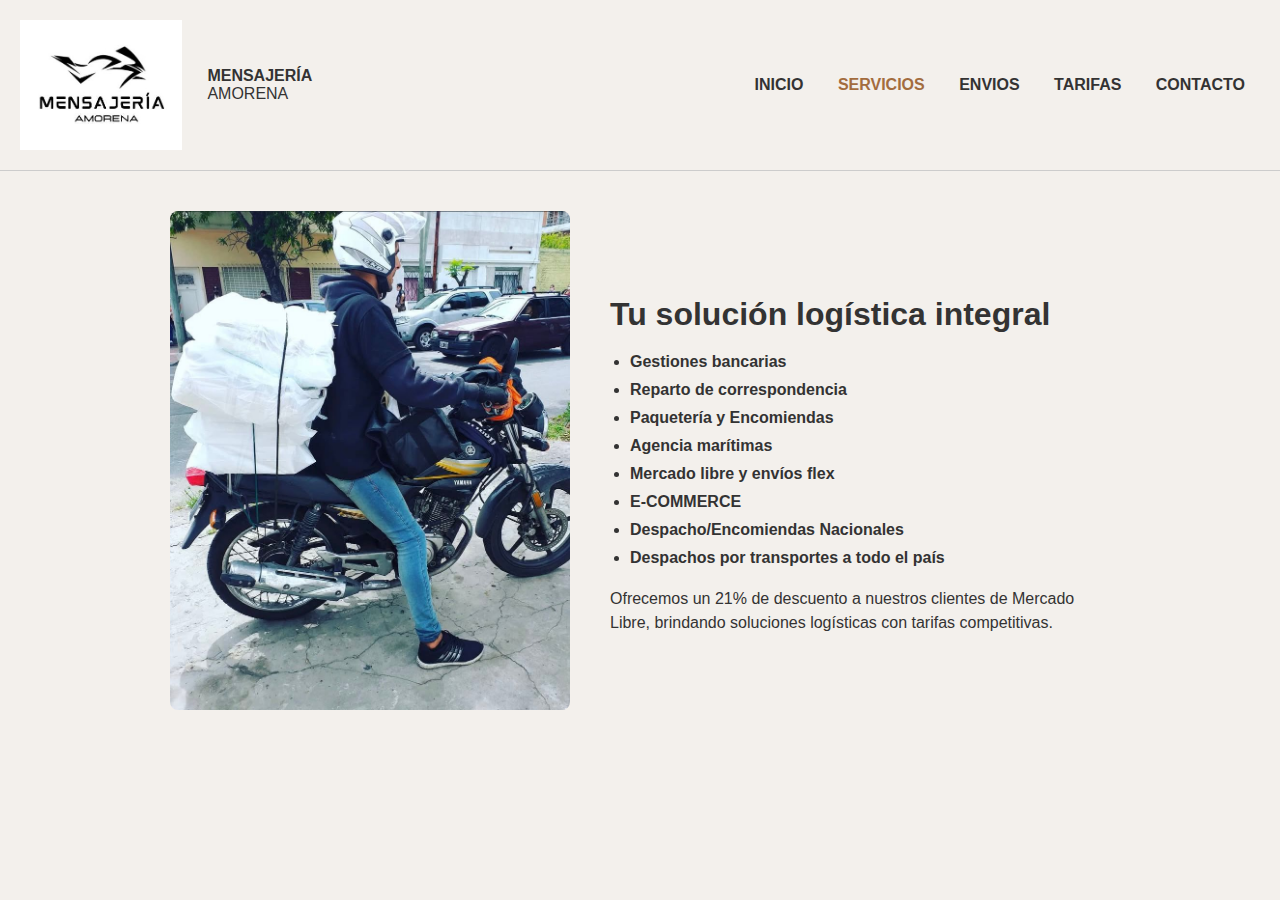
<file: templates/servicios.html>
<!DOCTYPE html>
<html lang="es">
<head>
    <meta charset="UTF-8">
    <meta name="viewport" content="width=device-width, initial-scale=1.0">
    <title>Servicios - Mensajería Amorena</title>
    <style>
        body {
            margin: 0;
            font-family: Arial, sans-serif;
            background-color: #f3f0ec;
            color: #333;
        }
        header {
            background-color: #f3f0ec;
            padding: 20px;
            display: flex;
            justify-content: space-between;
            align-items: center;
            border-bottom: 1px solid #ccc;
        }
        .logo {
            display: flex;
            align-items: center;
        }
        .logo img {
            height: 130px;
            margin-right: 25px;
        }
        nav a {
            margin: 0 15px;
            text-decoration: none;
            color: #333;
            font-weight: bold;
        }
        nav a.active {
            color: #a36c3e; /* color marrón para marcar la página activa */
        }
        nav a:hover {
            text-decoration: underline;
        }
        .contenedor {
            display: flex;
            flex-wrap: wrap;
            padding: 40px;
            align-items: center;
            justify-content: center;
        }
        .contenedor img {
            width: 400px;
            max-width: 100%;
            border-radius: 8px;
        }
        .contenido-texto {
            max-width: 500px;
            margin-left: 40px;
        }
        .contenido-texto h2 {
            font-size: 2em;
            margin-bottom: 20px;
        }
        .contenido-texto ul {
            padding-left: 20px;
            margin-bottom: 20px;
        }
        .contenido-texto ul li {
            margin-bottom: 10px;
            font-weight: bold;
        }
        .contenido-texto p {
            font-size: 1em;
            line-height: 1.5em;
        }
    </style>
</head>
<body>

<header>
    <div class="logo">
        <img src="../img/logo.jpg" alt="Logo Amorena"> <!-- Reemplazá con tu logo -->
        <div>
            <strong>MENSAJERÍA</strong><br>AMORENA
        </div>
    </div>
    <nav>
        <a href="index.html">INICIO</a>
        <a href="servicios.html" class="active">SERVICIOS</a>
        <a href="envios.html">ENVIOS</a>
        <a href="tarifas.html">TARIFAS</a>
        <a href="contacto.html">CONTACTO</a>
    </nav>
</header>

<main class="contenedor">
    <img src="../img/mensajero-moto.jpg" alt="Mensajero en moto"> <!-- Reemplazá con la imagen real -->
    
    <div class="contenido-texto">
        <h2>Tu solución logística integral</h2>
        <ul>
            <li>Gestiones bancarias</li>
            <li>Reparto de correspondencia</li>
            <li>Paquetería y Encomiendas</li>
            <li>Agencia marítimas</li>
            <li>Mercado libre y envíos flex</li>
            <li>E-COMMERCE</li>
            <li>Despacho/Encomiendas Nacionales</li>
            <li>Despachos por transportes a todo el país</li>
        </ul>
        <p>
            Ofrecemos un 21% de descuento a nuestros clientes de Mercado Libre, 
            brindando soluciones logísticas con tarifas competitivas.
        </p>
    </div>
</main>

</body>
</html>
</file>
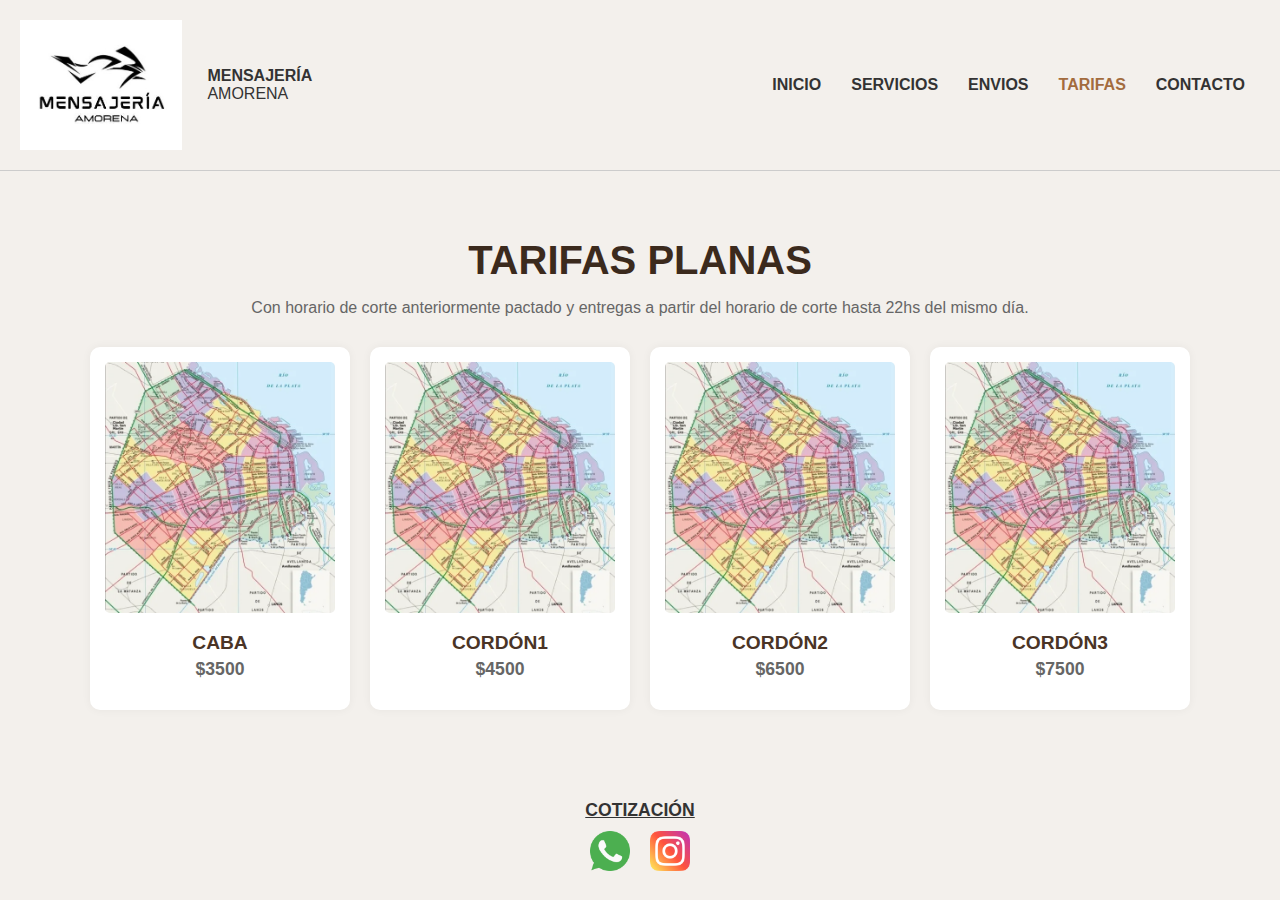
<file: templates/tarifas.html>
<!DOCTYPE html>
<html lang="es">
<head>
  <meta charset="UTF-8" />
  <meta name="viewport" content="width=device-width, initial-scale=1.0"/>
  <title>Tarifas - Mensajería Amorena</title>
  <style>
    body {
      font-family: Arial, sans-serif;
      margin: 0;
      background-color: #f3f0ec;
      color: #333;
    }

    header {
      background-color: #f3f0ec;
      padding: 20px;
      display: flex;
      justify-content: space-between;
      align-items: center;
      flex-wrap: wrap;
      border-bottom: 1px solid #ccc;
    }

    .logo {
      display: flex;
      align-items: center;
    }

    .logo img {
      height: 130px;
      margin-right: 25px;
    }

    nav {
      display: flex;
      flex-wrap: wrap;
      justify-content: center;
    }

    nav a {
      margin: 10px 15px;
      text-decoration: none;
      color: #333;
      font-weight: bold;
    }

    nav a.active {
      color: #a36c3e;
    }

    nav a:hover {
      text-decoration: underline;
    }

    .contenido {
      text-align: center;
      padding: 40px 20px 20px;
    }

    .contenido h1 {
      font-size: 2.5em;
      margin-bottom: 10px;
      color: #3b2a1d;
    }

    .contenido p {
      font-size: 1em;
      color: #666;
      margin-bottom: 30px;
    }

    .tarifas-grid {
      display: flex;
      flex-wrap: wrap;
      justify-content: center;
      gap: 20px;
      padding: 0 20px 40px;
    }

    .tarjeta {
      background-color: white;
      border-radius: 10px;
      max-width: 230px;
      width: 100%;
      padding: 15px;
      box-shadow: 0 0 10px rgba(0,0,0,0.05);
      text-align: center;
    }

    .tarjeta img {
      width: 100%;
      height: auto;
      border-radius: 5px;
    }

    .tarjeta h3 {
      margin: 15px 0 5px;
      font-size: 1.2em;
      color: #4a3426;
    }

    .tarjeta p {
      font-size: 1.1em;
      font-weight: bold;
      margin: 5px 0 15px;
    }

    .bloque-cotizacion {
      margin-top: 30px;
      text-align: center;
    }

    .texto-cotizacion {
      font-weight: bold;
      font-size: 1.1em;
      color: #333;
      text-decoration: underline;
      margin-bottom: 10px;
    }

    .redes-sociales {
      margin-top: 10px;
      display: flex;
      justify-content: center;
      gap: 20px;
    }

    .icono-red {
      width: 40px;
      height: 40px;
      transition: transform 0.2s;
    }

    .icono-red:hover {
      transform: scale(1.1);
    }

    @media (max-width: 768px) {
      header {
        flex-direction: column;
        align-items: center;
      }

      .logo {
        flex-direction: column;
        align-items: center;
        margin-bottom: 10px;
      }

      .logo img {
        height: 100px;
        margin: 0;
      }

      .contenido h1 {
        font-size: 2em;
      }

      .contenido p {
        font-size: 0.95em;
      }

      .tarifa-grid {
        flex-direction: column;
        align-items: center;
      }

      .tarjeta {
        max-width: 90%;
      }
    }
  </style>
</head>
<body>

<header>
  <div class="logo">
    <img src="../img/logo.jpg" alt="Logo Amorena" />
    <div>
      <strong>MENSAJERÍA</strong><br>AMORENA
    </div>
  </div>
  <nav>
    <a href="index.html">INICIO</a>
    <a href="servicios.html">SERVICIOS</a>
    <a href="envios.html">ENVIOS</a>
    <a href="tarifas.html" class="active">TARIFAS</a>
    <a href="contacto.html">CONTACTO</a>
  </nav>
</header>

<main class="contenido">
  <h1>TARIFAS PLANAS</h1>
  <p>
    Con horario de corte anteriormente pactado y entregas a partir del horario de corte hasta 22hs del mismo día.
  </p>

  <section class="tarifas-grid">
    <div class="tarjeta">
      <img src="../img/caba.png" alt="Zona CABA">
      <h3>CABA</h3>
      <p>$3500</p>
    </div>

    <div class="tarjeta">
      <img src="../img/caba.png" alt="Cordón 1">
      <h3>CORDÓN1</h3>
      <p>$4500</p>
    </div>

    <div class="tarjeta">
      <img src="../img/caba.png" alt="Cordón 2">
      <h3>CORDÓN2</h3>
      <p>$6500</p>
    </div>

    <div class="tarjeta">
      <img src="../img/caba.png" alt="Cordón 3">
      <h3>CORDÓN3</h3>
      <p>$7500</p>
    </div>
  </section>
</main>

<div class="bloque-cotizacion">
  <p class="texto-cotizacion">COTIZACIÓN</p>
  <div class="redes-sociales">
    <a href="https://wa.me/5491136523005" target="_blank">
      <img src="../img/whatsapp.png" alt="WhatsApp" class="icono-red">
    </a>
    <a href="https://www.instagram.com/mensajeria_amorenaaok" target="_blank">
      <img src="../img/instagram.png" alt="Instagram" class="icono-red">
    </a>
  </div>
</div>

</body>
</html>
</file>
<file: style.css>
/*RESET*/
*{
    margin: 0;
    padding: 0;
    font-family: Verdana, Geneva, Tahoma, sans-serif;
}

/*HEADER*/
header{
    height: 100px;
    background: #f4df24;
    padding: 0 50px;
    color: black;
    display: flex;
    justify-content: space-between;
    align-items: center;
}
.logo{
    width: 190px;
    height: auto;
}
.menu a{
    color:black;
    text-transform: uppercase;
    text-decoration: none;
    padding: 0 10px;
    transition: 0.4s;
}

.mostrar-menu,
.esconder-menu{
    font-size: 30px;
    cursor: pointer;
    display: none;
    transition: 0.4s;
}
.mostrar-menu{
    order:1;
}
.menu a:hover,
.mostrar-menu:hover,
.esconder-menu:hover{
    color: white;
}

#check{
    display: none;
}
/*Banner*/

#banner{
    padding: 50px 50px;
    display: flex;
    justify-content: center;
    text-align: center;
}
#banner img{
    border-radius: 100%;
    width: 25%;
}
#banner div{
    padding: 30px 30px;
}
#banner div h4{
    font-size: 20px;
    margin: 15px 0px;
}
#banner div p{
    color: #4d4d5c87;
    font-size: 18px;
}
/*iconos*/
#iconos{
    padding: 0px 50px;  
}
.contenidos-iconos{
    padding: 50px 50px 0px 50px;
    display: flex;
    justify-content: space-between;
    text-align: center;
}
.contenidos-iconos div{
    flex: 1;
    margin: 20px 0px;
    border-right: 2px solid rgba(255,255,255, 0.2);
}
.contenidos-iconos div h6{
    font-size: 15px;
    color: rgba(47, 45, 45, 0.55);
}
.contenidos-iconos div p{
    font-size: 20px;
    font-weight: 100;
    margin: 10px 0px;
}
#what{
    border: none;
}
#inst img{
    width: 9%;
}
#what img{
    width: 10%;
}
/*footer*/
footer{
    background: #f4df24;
    text-align: center;
    padding: 10px 0px;
}
/*RESPONSIVE*/
@media(max-width: 768px){
    /*Header*/
    .mostrar-menu,
    .esconder-menu{
        display: block;
    }
    .menu{
        position: fixed;
        width: 100%;
        height: 100vh;
        background: #f4df24;
        right: -100%;
        top:0;
        text-align: center;
        padding: 100px 0px;
        z-index: 100;
        transform: 0.8s;
    }
    .menu a{
        display: block;
        padding: 20px;
    }
    .esconder-menu{
        position: absolute;
        top: 40px;
        right: 40px;
    }
    #check:checked ~ .menu{
        right: 0;
    }
    /*banner*/
    #banner{
        flex-direction: column;
    }
    /*iconos*/
    .contenidos-iconos{
        flex-direction: column;
    }
    .contenidos-iconos div{
        border: none;
    }
}
</file>
<file: style_beneficio.css>
/*RESET*/
*{
    margin: 0;
    padding: 0;
    font-family: Verdana, Geneva, Tahoma, sans-serif;
}

/*HEADER*/
header{
    height: 100px;
    background: #f4df24;
    padding: 0 50px;
    color: black;
    display: flex;
    justify-content: space-between;
    align-items: center;
}
.logo{
    width: 190px;
    height: auto;
}
.menu a{
    color:black;
    text-transform: uppercase;
    text-decoration: none;
    padding: 0 10px;
    transition: 0.4s;
}

.mostrar-menu,
.esconder-menu{
    font-size: 30px;
    cursor: pointer;
    display: none;
    transition: 0.4s;
}
.mostrar-menu{
    order:1;
}
.menu a:hover,
.mostrar-menu:hover,
.esconder-menu:hover{
    color: white;
}

#check{
    display: none;
}
/*beneficios*/
#beneficios{
    padding: 50px 50px;
    display: flex;
    justify-content: center;
    text-align: center;
}
#beneficios img{
    border-radius: 100%;
    width: 20%;
}
#beneficios div{
    padding: 30px 30px;
}
#beneficios div h4{
    font-size: 20px;
    margin: 15px 0px;
}
#beneficios div p{
    color: #4d4d5c87;
    font-size: 18px;
}
/*iconos*/
#iconos{
    padding: 0px 50px;  
}
.contenidos-iconos{
    padding: 50px 50px 0px 50px;
    display: flex;
    justify-content: space-between;
    text-align: center;
}
.contenidos-iconos div{
    flex: 1;
    margin: 20px 0px;
    border-right: 2px solid rgba(255,255,255, 0.2);
}
.contenidos-iconos div h6{
    font-size: 15px;
    color: rgba(47, 45, 45, 0.55);
}
.contenidos-iconos div p{
    font-size: 20px;
    font-weight: 100;
    margin: 10px 0px;
}
#what{
    border: none;
}
#inst img{
    width: 9%;
}
#what img{
    width: 10%;
}
/*footer*/
footer{
    background: #f4df24;
    text-align: center;
    padding: 10px 0px;
}
/*RESPONSIVE*/
@media(max-width: 768px){
    /*Header*/
    .mostrar-menu,
    .esconder-menu{
        display: block;
    }

    .menu{
        position: fixed;
        width: 100%;
        height: 100vh;
        background: #f4df24;
        right: -100%;
        top:0;
        text-align: center;
        padding: 100px 0px;
        z-index: 100;
        transform: 0.8s;
    }
    .menu a{
        display: block;
        padding: 20px;
    }
    .esconder-menu{
        position: absolute;
        top: 40px;
        right: 40px;
    }
    #check:checked ~ .menu{
        right: 0;
    }
    /*beneficios*/
    #beneficios{
        flex-direction: column;
    }
     /*iconos*/
     .contenidos-iconos{
        flex-direction: column;
    }
    .contenidos-iconos div{
        border: none;
    }
}
</file>
<file: style_servicios.css>
/*RESET*/
*{
    margin: 0;
    padding: 0;
    font-family: Verdana, Geneva, Tahoma, sans-serif;
}

/*HEADER*/
header{
    height: 100px;
    background: #f4df24;
    padding: 0 50px;
    color: black;
    display: flex;
    justify-content: space-between;
    align-items: center;
}
.logo{
    width: 190px;
    height: auto;
}
.menu a{
    color:black;
    text-transform: uppercase;
    text-decoration: none;
    padding: 0 10px;
    transition: 0.4s;
}

.mostrar-menu,
.esconder-menu{
    font-size: 30px;
    cursor: pointer;
    display: none;
    transition: 0.4s;
}
.mostrar-menu{
    order:1;
}
.menu a:hover,
.mostrar-menu:hover,
.esconder-menu:hover{
    color: white;
}

#check{
    display: none;
}
/*servicios*/
#servicios{
    padding: 50px 50px;
    display: flex;
    justify-content: center;
    text-align: center;
}
#servicios img{
    border-radius: 100%;
    width: 40%;
}
#servicios div{
    padding: 30px 30px;
}
#servicios div h4{
    font-size: 20px;
    margin: 15px 0px;
}
#servicios div p{
    color: #4d4d5c87;
    font-size: 18px;
}
/*iconos*/
#iconos{
    padding: 0px 50px;  
}
.contenidos-iconos{
    padding: 50px 50px 0px 50px;
    display: flex;
    justify-content: space-between;
    text-align: center;
}
.contenidos-iconos div{
    flex: 1;
    margin: 20px 0px;
    border-right: 2px solid rgba(255,255,255, 0.2);
}
.contenidos-iconos div h6{
    font-size: 15px;
    color: rgba(47, 45, 45, 0.55);
}
.contenidos-iconos div p{
    font-size: 20px;
    font-weight: 100;
    margin: 10px 0px;
}
#what{
    border: none;
}
#inst img{
    width: 9%;
}
#what img{
    width: 10%;
}
/*footer*/
footer{
    background: #f4df24;
    text-align: center;
    padding: 10px 0px;
}
/*RESPONSIVE*/
@media(max-width: 768px){
    /*Header*/
    .mostrar-menu,
    .esconder-menu{
        display: block;
    }

    .menu{
        position: fixed;
        width: 100%;
        height: 100vh;
        background: #f4df24;
        right: -100%;
        top:0;
        text-align: center;
        padding: 100px 0px;
        z-index: 100;
        transform: 0.8s;
    }
    .menu a{
        display: block;
        padding: 20px;
    }
    .esconder-menu{
        position: absolute;
        top: 40px;
        right: 40px;
    }
    #check:checked ~ .menu{
        right: 0;
    }
    /*servicios*/
    #servicios{
        flex-direction: column;
    }
     /*iconos*/
     .contenidos-iconos{
        flex-direction: column;
    }
    .contenidos-iconos div{
        border: none;
    }
}
</file>
